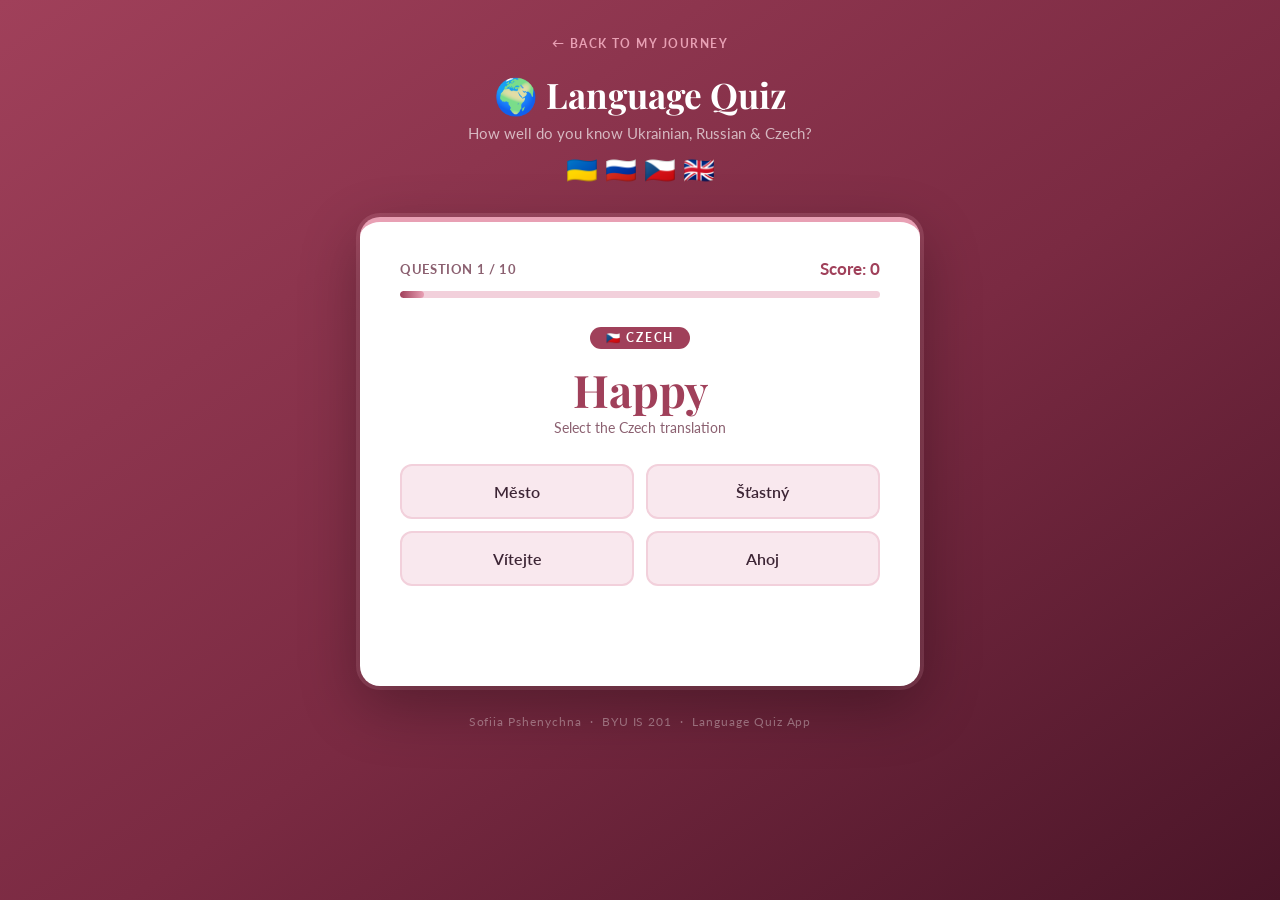
<file: webapp.html>
<!DOCTYPE html>
<html lang="en">
<head>
    <meta charset="UTF-8">
    <meta name="viewport" content="width=device-width, initial-scale=1.0">
    <title>Language Quiz &middot; Sofiia&rsquo;s App</title>
    <link href="https://fonts.googleapis.com/css2?family=Playfair+Display:wght@700&family=Lato:wght@300;400;700&display=swap" rel="stylesheet">
    <style>
        :root {
            --rose:       #e8a0b4;
            --rose-dark:  #c9637e;
            --rose-deep:  #a0405a;
            --blush:      #f9e8ee;
            --blush-mid:  #f2d0db;
            --text:       #3d2535;
            --muted:      #8b6070;
            --green:      #2e7d50;
            --green-bg:   #eaf5ee;
            --red:        #9b2335;
            --red-bg:     #fdecea;
            --white:      #ffffff;
        }

        * { box-sizing: border-box; margin: 0; padding: 0; }

        body {
            font-family: 'Lato', sans-serif;
            background: linear-gradient(145deg, #a0405a 0%, #7a2a42 55%, #4a1528 100%);
            min-height: 100vh;
            display: flex;
            flex-direction: column;
            align-items: center;
            padding: 2rem 1rem 3rem;
        }

        /* HEADER */
        header {
            text-align: center;
            color: #fff;
            margin-bottom: 2rem;
            max-width: 560px;
            width: 100%;
        }

        .back-link {
            display: inline-block;
            color: var(--rose);
            text-decoration: none;
            font-size: 0.78rem;
            letter-spacing: 0.12em;
            text-transform: uppercase;
            font-weight: 700;
            margin-bottom: 1.25rem;
            transition: color 0.2s;
        }

        .back-link:hover { color: #fff; }

        header h1 {
            font-family: 'Playfair Display', serif;
            font-size: 2.2rem;
            margin-bottom: 0.4rem;
        }

        header p { color: rgba(255,255,255,0.65); font-size: 0.92rem; }

        .flags { display: flex; justify-content: center; gap: 0.5rem; margin-top: 0.75rem; font-size: 1.6rem; }

        /* CARD */
        .card {
            background: #fff;
            border-radius: 20px;
            padding: 2.25rem 2.5rem;
            width: 100%;
            max-width: 560px;
            box-shadow: 0 20px 60px rgba(0,0,0,0.3), 0 0 0 4px rgba(232,160,180,0.2);
            border-top: 5px solid var(--rose);
        }

        /* SCORE BAR */
        .score-bar { display: flex; justify-content: space-between; align-items: center; margin-bottom: 0.75rem; }
        .score-bar .label { font-size: 0.8rem; color: var(--muted); font-weight: 700; letter-spacing: 0.05em; text-transform: uppercase; }
        .score-value { font-size: 1.05rem; font-weight: 700; color: var(--rose-deep); }

        /* PROGRESS BAR */
        .progress-track { width: 100%; height: 7px; background: var(--blush-mid); border-radius: 4px; overflow: hidden; margin-bottom: 1.75rem; }
        .progress-fill { height: 100%; background: linear-gradient(90deg, var(--rose-deep), var(--rose)); border-radius: 4px; transition: width 0.4s ease; }

        /* QUESTION */
        .question-area { text-align: center; margin-bottom: 1.75rem; }

        .lang-badge {
            display: inline-block;
            background: var(--rose-deep);
            color: #fff;
            padding: 0.25rem 1rem;
            border-radius: 25px;
            font-size: 0.72rem;
            font-weight: 700;
            letter-spacing: 0.15em;
            text-transform: uppercase;
            margin-bottom: 1rem;
        }

        .question-word {
            font-family: 'Playfair Display', serif;
            font-size: 2.8rem;
            font-weight: 700;
            color: var(--rose-deep);
            margin-bottom: 0.3rem;
            line-height: 1.1;
        }

        .question-hint { font-size: 0.88rem; color: var(--muted); }

        /* OPTIONS */
        .options-grid { display: grid; grid-template-columns: 1fr 1fr; gap: 0.7rem; margin-bottom: 1.25rem; }

        .option-btn {
            background: var(--blush);
            border: 2px solid var(--blush-mid);
            border-radius: 12px;
            padding: 1rem 0.75rem;
            font-size: 1rem;
            font-weight: 600;
            color: var(--text);
            cursor: pointer;
            transition: all 0.18s;
            text-align: center;
            font-family: 'Lato', sans-serif;
        }

        .option-btn:hover:not(:disabled) {
            border-color: var(--rose-dark);
            background: var(--blush-mid);
            transform: translateY(-2px);
            box-shadow: 0 4px 12px rgba(160,64,90,0.15);
        }

        .option-btn.correct  { background: var(--green-bg); border-color: var(--green); color: var(--green); }
        .option-btn.wrong    { background: var(--red-bg);   border-color: var(--red);   color: var(--red);   }
        .option-btn:disabled { cursor: default; transform: none; box-shadow: none; }

        /* FEEDBACK */
        .feedback { text-align: center; min-height: 1.75rem; font-weight: 700; font-size: 1rem; margin-bottom: 1rem; }
        .feedback.correct { color: var(--green); }
        .feedback.wrong   { color: var(--red);   }

        /* NEXT BUTTON */
        .next-btn {
            display: none;
            width: 100%;
            padding: 0.9rem;
            background: var(--rose-deep);
            color: #fff;
            border: none;
            border-radius: 12px;
            font-size: 0.95rem;
            font-weight: 700;
            letter-spacing: 0.05em;
            cursor: pointer;
            transition: background 0.2s;
            font-family: 'Lato', sans-serif;
        }

        .next-btn:hover { background: var(--rose-dark); }

        /* RESULTS */
        .results-card { display: none; text-align: center; }
        .results-emoji { font-size: 3.5rem; margin-bottom: 0.5rem; }
        .results-card h2 { font-family: 'Playfair Display', serif; font-size: 1.8rem; font-weight: 700; color: var(--rose-deep); margin-bottom: 0.25rem; }
        .big-score { font-family: 'Playfair Display', serif; font-size: 4.5rem; font-weight: 700; color: var(--rose-dark); line-height: 1; margin: 0.75rem 0; }
        .result-msg { color: var(--muted); font-size: 0.95rem; margin-bottom: 1.5rem; }

        .restart-btn {
            background: var(--rose-deep);
            color: #fff; border: none;
            border-radius: 12px;
            padding: 0.9rem 2.5rem;
            font-size: 0.95rem;
            font-weight: 700;
            letter-spacing: 0.05em;
            cursor: pointer;
            transition: background 0.2s;
            display: block; width: 100%; margin-bottom: 1rem;
            font-family: 'Lato', sans-serif;
        }

        .restart-btn:hover { background: var(--rose-dark); }

        .results-back-link { display: block; color: var(--rose-deep); font-size: 0.85rem; font-weight: 700; text-decoration: none; }
        .results-back-link:hover { color: var(--rose-dark); }

        /* FOOTER */
        footer { color: rgba(255,255,255,0.35); font-size: 0.75rem; margin-top: 1.75rem; text-align: center; letter-spacing: 0.08em; }

        @media (max-width: 480px) {
            .card { padding: 1.75rem 1.25rem; }
            .question-word { font-size: 2.2rem; }
            .options-grid { gap: 0.5rem; }
            .option-btn { font-size: 0.9rem; padding: 0.8rem 0.5rem; }
        }
    </style>
</head>
<body>

    <header>
        <a href="scratch.html" class="back-link">&#8592; Back to My Journey</a>
        <h1>&#127757; Language Quiz</h1>
        <p>How well do you know Ukrainian, Russian &amp; Czech?</p>
        <div class="flags">&#127482;&#127462; &#127479;&#127482; &#127464;&#127487; &#127468;&#127463;</div>
    </header>

    <!-- Quiz card -->
    <div class="card" id="quiz-card">
        <div class="score-bar">
            <div class="label">Question <span id="q-num">1</span> / <span id="q-total">10</span></div>
            <div class="score-value">Score: <span id="score">0</span></div>
        </div>
        <div class="progress-track">
            <div class="progress-fill" id="progress-fill" style="width:10%;"></div>
        </div>
        <div class="question-area">
            <div class="lang-badge" id="lang-badge">English</div>
            <div class="question-word" id="question-word">Hello</div>
            <div class="question-hint" id="question-hint">Select the correct translation</div>
        </div>
        <div class="options-grid" id="options-grid"></div>
        <div class="feedback" id="feedback"></div>
        <button class="next-btn" id="next-btn" onclick="nextQuestion()">Next Question &rarr;</button>
    </div>

    <!-- Results card -->
    <div class="card results-card" id="results-card">
        <div class="results-emoji" id="result-emoji">&#127881;</div>
        <h2>Quiz Complete!</h2>
        <div class="big-score" id="final-score">8 / 10</div>
        <p class="result-msg" id="result-msg">Great work!</p>
        <button class="restart-btn" onclick="restartQuiz()">Play Again</button>
        <a href="scratch.html" class="results-back-link">&#8592; Back to My Journey</a>
    </div>

    <footer>Sofiia Pshenychna &nbsp;&middot;&nbsp; BYU IS 201 &nbsp;&middot;&nbsp; Language Quiz App</footer>

    <script>
        const vocab = [
            { en:"Hello",        uk:"Привіт",          ru:"Привет",          cs:"Ahoj"       },
            { en:"Thank you",    uk:"Дякую",            ru:"Спасибо",         cs:"Děkuji"     },
            { en:"Beautiful",    uk:"Гарний",           ru:"Красивый",        cs:"Krásný"     },
            { en:"Friend",       uk:"Друг",             ru:"Друг",            cs:"Přítel"     },
            { en:"Water",        uk:"Вода",             ru:"Вода",            cs:"Voda"       },
            { en:"Love",         uk:"Кохання",          ru:"Любовь",          cs:"Láska"      },
            { en:"Home",         uk:"Дім",              ru:"Дом",             cs:"Domov"      },
            { en:"Book",         uk:"Книга",            ru:"Книга",           cs:"Kniha"      },
            { en:"Family",       uk:"Сімʼя",            ru:"Семья",           cs:"Rodina"     },
            { en:"Music",        uk:"Музика",           ru:"Музыка",          cs:"Hudba"      },
            { en:"City",         uk:"Місто",            ru:"Город",           cs:"Město"      },
            { en:"Language",     uk:"Мова",             ru:"Язык",            cs:"Jazyk"      },
            { en:"Work",         uk:"Робота",           ru:"Работа",          cs:"Práce"      },
            { en:"Time",         uk:"Час",              ru:"Время",           cs:"Čas"        },
            { en:"Happy",        uk:"Щасливий",         ru:"Счастливый",      cs:"Šťastný"    },
            { en:"Teacher",      uk:"Вчитель",          ru:"Учитель",         cs:"Učitel"     },
            { en:"Country",      uk:"Країна",           ru:"Страна",          cs:"Země"       },
            { en:"Heart",        uk:"Серце",            ru:"Сердце",          cs:"Srdce"      },
            { en:"Journey",      uk:"Подорож",          ru:"Путешествие",     cs:"Cesta"      },
            { en:"Welcome",      uk:"Ласкаво просимо",  ru:"Добро пожаловать",cs:"Vítejte"    },
        ];

        const targetLangs = [
            { key:"uk", name:"Ukrainian", flag:"🇺🇦" },
            { key:"ru", name:"Russian",   flag:"🇷🇺" },
            { key:"cs", name:"Czech",     flag:"🇨🇿" },
        ];

        let questions = [], currentQ = 0, score = 0, answered = false;

        function buildQuestions() {
            const shuffled = [...vocab].sort(() => Math.random() - 0.5).slice(0, 10);
            questions = shuffled.map(word => {
                const lang = targetLangs[Math.floor(Math.random() * targetLangs.length)];
                const correct = word[lang.key];
                const distractors = vocab
                    .filter(w => w[lang.key] !== correct)
                    .sort(() => Math.random() - 0.5)
                    .slice(0, 3)
                    .map(w => w[lang.key]);
                const options = [...distractors, correct].sort(() => Math.random() - 0.5);
                return { english: word.en, lang, correct, options };
            });
        }

        function loadQuestion() {
            answered = false;
            const q = questions[currentQ];
            document.getElementById('q-num').textContent      = currentQ + 1;
            document.getElementById('q-total').textContent    = questions.length;
            document.getElementById('score').textContent      = score;
            document.getElementById('lang-badge').textContent = q.lang.flag + ' ' + q.lang.name;
            document.getElementById('question-word').textContent = q.english;
            document.getElementById('question-hint').textContent = 'Select the ' + q.lang.name + ' translation';
            document.getElementById('feedback').textContent   = '';
            document.getElementById('feedback').className     = 'feedback';
            document.getElementById('next-btn').style.display = 'none';

            const pct = Math.max((currentQ / questions.length) * 100, 5);
            document.getElementById('progress-fill').style.width = pct + '%';

            const grid = document.getElementById('options-grid');
            grid.innerHTML = '';
            q.options.forEach(opt => {
                const btn = document.createElement('button');
                btn.className = 'option-btn';
                btn.textContent = opt;
                btn.addEventListener('click', () => checkAnswer(btn, opt, q.correct));
                grid.appendChild(btn);
            });
        }

        function checkAnswer(clickedBtn, selected, correct) {
            if (answered) return;
            answered = true;
            document.querySelectorAll('.option-btn').forEach(b => b.disabled = true);
            const fb = document.getElementById('feedback');
            if (selected === correct) {
                clickedBtn.classList.add('correct');
                score++;
                document.getElementById('score').textContent = score;
                fb.textContent = '✓ Correct!';
                fb.className = 'feedback correct';
            } else {
                clickedBtn.classList.add('wrong');
                fb.textContent = '✗ The answer was: ' + correct;
                fb.className = 'feedback wrong';
                document.querySelectorAll('.option-btn').forEach(b => {
                    if (b.textContent === correct) b.classList.add('correct');
                });
            }
            document.getElementById('next-btn').style.display = 'block';
        }

        function nextQuestion() {
            currentQ++;
            if (currentQ < questions.length) {
                loadQuestion();
            } else {
                showResults();
            }
        }

        function showResults() {
            document.getElementById('quiz-card').style.display = 'none';
            document.getElementById('results-card').style.display = 'block';
            const pct = Math.round((score / questions.length) * 100);
            document.getElementById('final-score').textContent = score + ' / ' + questions.length;
            let emoji = '🌸', msg = '';
            if (pct === 100)     { emoji = '🏆'; msg = 'Perfect score! You have a true gift for Slavic languages.'; }
            else if (pct >= 80)  { emoji = '🌟'; msg = 'Outstanding! Your multilingual skills are impressive.'; }
            else if (pct >= 60)  { emoji = '💪'; msg = 'Great effort! A little more practice and you\'ll master it.'; }
            else if (pct >= 40)  { emoji = '📚'; msg = 'Good start! Languages take time and repetition — keep going.'; }
            else                 { emoji = '🌱'; msg = 'Every expert was once a beginner. You\'ve got this!'; }
            document.getElementById('result-emoji').textContent = emoji;
            document.getElementById('result-msg').textContent = msg;
        }

        function restartQuiz() {
            score = 0; currentQ = 0;
            document.getElementById('quiz-card').style.display = 'block';
            document.getElementById('results-card').style.display = 'none';
            buildQuestions();
            loadQuestion();
        }

        buildQuestions();
        loadQuestion();
    </script>
</body>
</html>
</file>
